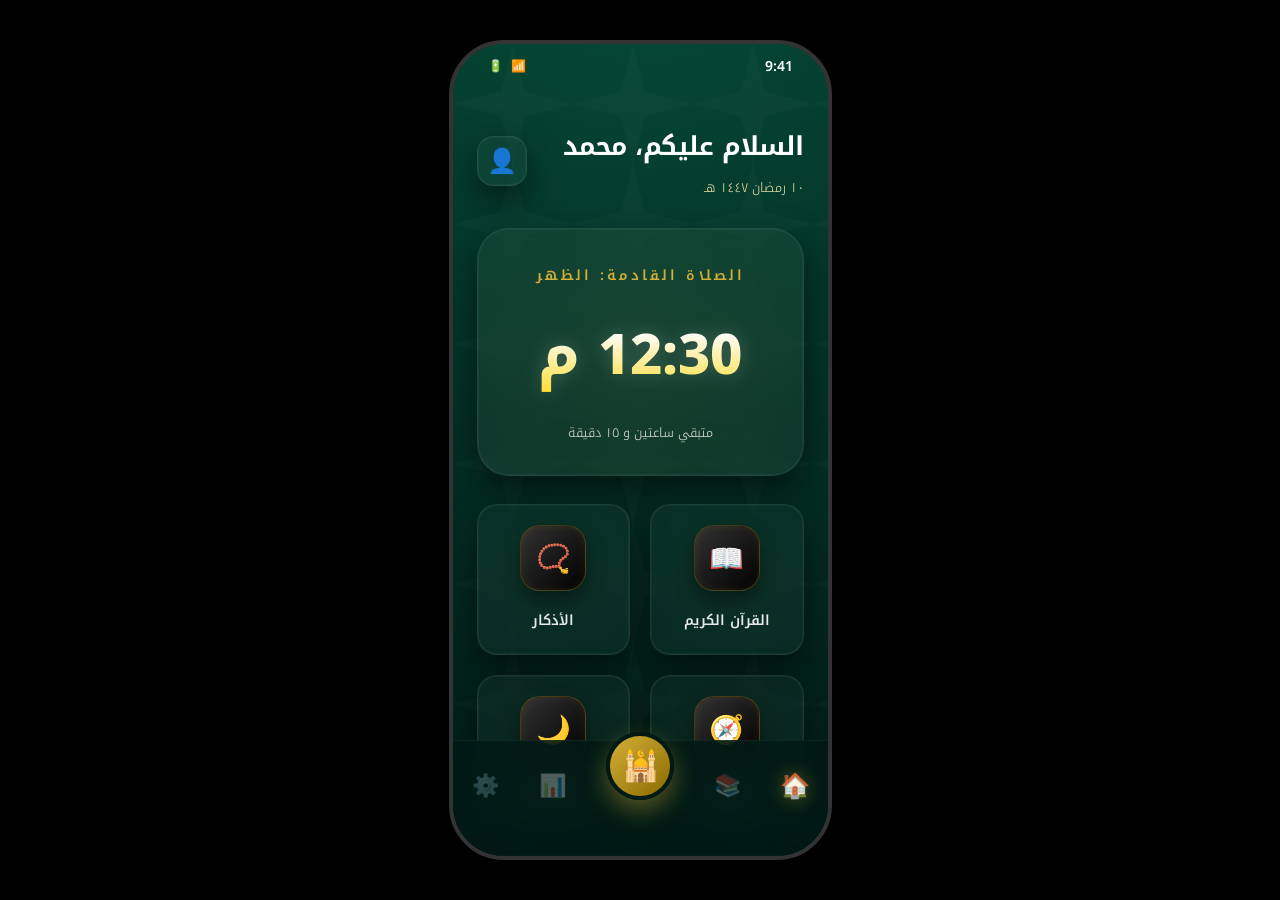
<file: web/premium_dashboard.html>
<!DOCTYPE html>
<html lang="ar" dir="rtl">

<head>
    <meta charset="UTF-8">
    <meta name="viewport" content="width=device-width, initial-scale=1.0">
    <title>NoorWay Premium - تجربة فاخرة</title>
    <link rel="preconnect" href="https://fonts.googleapis.com">
    <link rel="preconnect" href="https://fonts.gstatic.com" crossorigin>
    <link href="https://fonts.googleapis.com/css2?family=Noto+Kufi+Arabic:wght@100..900&display=swap" rel="stylesheet">
    <link rel="stylesheet" href="premium_theme.css">
</head>

<body>
    <div class="iphone-mockup">
        <div class="pattern-overlay"></div>

        <div class="status-bar">
            <span>9:41</span>
            <div style="display: flex; gap: 8px; align-items: center;">
                <span style="font-size: 12px;">📶</span>
                <span style="font-size: 12px;">🔋</span>
            </div>
        </div>

        <div class="dashboard">
            <div class="header">
                <div class="greeting">
                    <h1>السلام عليكم، محمد</h1>
                    <p>١٠ رمضان ١٤٤٧ هـ</p>
                </div>
                <div class="glass-card"
                    style="padding: 0; width: 48px; height: 48px; display: flex; align-items: center; justify-content: center; border-radius: 16px;">
                    <span style="font-size: 24px;">👤</span>
                </div>
            </div>

            <div class="glass-card prayer-time-main">
                <span class="next-prayer">الصلاة القادمة: الظهر</span>
                <div class="time">12:30 م</div>
                <p style="margin: 0; font-size: 13px; opacity: 0.8; font-weight: 300;">متبقي ساعتين و ١٥ دقيقة</p>
            </div>

            <div class="grid-menu">
                <div class="glass-card menu-item">
                    <div class="icon-holder">📖</div>
                    <span>القرآن الكريم</span>
                </div>
                <div class="glass-card menu-item">
                    <div class="icon-holder">📿</div>
                    <span>الأذكار</span>
                </div>
                <div class="glass-card menu-item">
                    <div class="icon-holder">🧭</div>
                    <span>القبلة</span>
                </div>
                <div class="glass-card menu-item">
                    <div class="icon-holder">🌙</div>
                    <span>رمضانيات</span>
                </div>
            </div>

            <div class="glass-card" style="display: flex; align-items: center; gap: 16px; padding: 16px 20px;">
                <div class="icon-holder"
                    style="width: 44px; height: 44px; font-size: 20px; background: linear-gradient(135deg, #FFD700 0%, #B8860B 100%);">
                    ⭐</div>
                <div style="flex: 1;">
                    <span style="font-weight: 700; font-size: 14px; display: block;">ورد اليوم</span>
                    <p style="margin: 2px 0 0 0; font-size: 12px; opacity: 0.7; font-weight: 300;">سورة الكهف - صفحة ١٥
                    </p>
                </div>
                <div style="font-size: 12px; color: var(--gold-primary); font-weight: 600;">متابعة ➔</div>
            </div>
        </div>

        <div class="bottom-nav">
            <div class="nav-item active">🏠</div>
            <div class="nav-item">📚</div>
            <div class="nav-item center-btn">🕌</div>
            <div class="nav-item">📊</div>
            <div class="nav-item">⚙️</div>
        </div>
    </div>
</body>

</html>
</file>
<file: web/premium_theme.css>
:root {
  /* Color Palette - 2026 Trend: Deep, saturated jewel tones */
  --emerald-950: #011a14;
  --emerald-900: #022c22;
  --emerald-800: #064e3b;
  --gold-primary: #d4af37;
  --gold-vibrant: #ffcc33;
  --gold-soft: #f3e5ab;
  --gold-glow: rgba(212, 175, 55, 0.4);

  /* Backgrounds */
  --bg-gradient: radial-gradient(circle at 50% -20%, var(--emerald-800) 0%, var(--emerald-950) 100%);

  /* Glassmorphism - Multi-layered & High Gloss */
  --glass-bg: rgba(255, 255, 255, 0.03);
  --glass-border: rgba(255, 255, 255, 0.08);
  --glass-blur: blur(25px);
  --glass-shadow: 0 15px 35px rgba(0, 0, 0, 0.5),
    inset 0 0 1px 1px rgba(255, 255, 255, 0.05);

  /* Typography */
  --font-arabic: 'Noto Kufi Arabic', sans-serif;

  /* Spacing & Borders */
  --border-radius-lg: 32px;
  --border-radius-md: 20px;
}

body {
  margin: 0;
  padding: 0;
  background: #000;
  /* Outer background */
  min-height: 100vh;
  font-family: var(--font-arabic);
  color: white;
  display: flex;
  justify-content: center;
  align-items: center;
  overflow: hidden;
}

.iphone-mockup {
  width: 375px;
  height: 812px;
  background: var(--bg-gradient);
  border: 4px solid #333;
  /* Thinner sophisticated border */
  border-radius: 55px;
  /* More modern rounded corners */
  position: relative;
  overflow: hidden;
  box-shadow: 0 50px 100px rgba(0, 0, 0, 0.8);
}

/* Subtle noise texture for premium feel */
.iphone-mockup::before {
  content: "";
  position: absolute;
  inset: 0;
  background-image: url("https://www.transparenttextures.com/patterns/asfalt-dark.png");
  opacity: 0.05;
  pointer-events: none;
  z-index: 1;
}

.status-bar {
  height: 44px;
  display: flex;
  justify-content: space-between;
  padding: 0 35px;
  align-items: center;
  font-size: 14px;
  font-weight: 600;
  z-index: 10;
}

.dashboard {
  padding: 24px;
  display: flex;
  flex-direction: column;
  gap: 28px;
  position: relative;
  z-index: 2;
}

.header {
  display: flex;
  justify-content: space-between;
  align-items: center;
  margin-top: 10px;
}

.greeting h1 {
  font-size: 26px;
  margin: 0;
  font-weight: 700;
  letter-spacing: -0.5px;
}

.greeting p {
  font-size: 13px;
  color: var(--gold-soft);
  opacity: 0.9;
  margin: 4px 0 0 0;
  font-weight: 300;
}

.glass-card {
  background: var(--glass-bg);
  backdrop-filter: var(--glass-blur);
  -webkit-backdrop-filter: var(--glass-blur);
  border: 1px solid var(--glass-border);
  border-radius: var(--border-radius-lg);
  padding: 24px;
  box-shadow: var(--glass-shadow);
  transition: all 0.4s cubic-bezier(0.175, 0.885, 0.32, 1.275);
}

.glass-card:hover {
  transform: translateY(-8px) scale(1.02);
  border-color: rgba(212, 175, 55, 0.3);
  box-shadow: 0 20px 40px rgba(0, 0, 0, 0.6), 0 0 20px rgba(212, 175, 55, 0.1);
}

.prayer-time-main {
  text-align: center;
  position: relative;
  padding: 30px 20px;
  overflow: hidden;
}

/* Internal glow for prayer card */
.prayer-time-main::after {
  content: "";
  position: absolute;
  top: -50%;
  left: -50%;
  width: 200%;
  height: 200%;
  background: radial-gradient(circle, rgba(212, 175, 55, 0.05) 0%, transparent 70%);
  pointer-events: none;
}

.prayer-time-main .next-prayer {
  font-size: 14px;
  color: var(--gold-primary);
  text-transform: uppercase;
  letter-spacing: 3px;
  font-weight: 600;
}

.prayer-time-main .time {
  font-size: 56px;
  font-weight: 800;
  margin: 12px 0;
  background: linear-gradient(180deg, #fff 30%, #ffd700 100%);
  -webkit-background-clip: text;
  background-clip: text;
  -webkit-text-fill-color: transparent;
  filter: drop-shadow(0 0 10px rgba(255, 255, 255, 0.2));
}

.grid-menu {
  display: grid;
  grid-template-columns: 1fr 1fr;
  gap: 20px;
}

.menu-item {
  display: flex;
  flex-direction: column;
  align-items: center;
  gap: 16px;
  padding: 20px 10px;
  border-radius: var(--border-radius-md);
}

.icon-holder {
  width: 64px;
  height: 64px;
  background: linear-gradient(135deg, #1a1a1a 0%, #000 100%);
  border: 1px solid rgba(212, 175, 55, 0.3);
  border-radius: 20px;
  display: flex;
  align-items: center;
  justify-content: center;
  font-size: 28px;
  box-shadow: 0 10px 20px rgba(0, 0, 0, 0.4), inset 0 0 10px rgba(212, 175, 55, 0.1);
  position: relative;
}

/* 3D gradient effect for icons */
.icon-holder::before {
  content: "";
  position: absolute;
  inset: 0;
  border-radius: 20px;
  background: linear-gradient(135deg, rgba(255, 255, 255, 0.1), transparent);
  pointer-events: none;
}

.menu-item span {
  font-size: 14px;
  font-weight: 600;
  color: rgba(255, 255, 255, 0.9);
}

.bottom-nav {
  position: absolute;
  bottom: 0;
  width: 100%;
  height: 90px;
  background: rgba(1, 26, 20, 0.8);
  backdrop-filter: blur(20px);
  display: flex;
  justify-content: space-around;
  align-items: center;
  padding-bottom: 25px;
  border-top: 1px solid rgba(255, 255, 255, 0.05);
  z-index: 10;
}

.nav-item {
  font-size: 22px;
  color: rgba(255, 255, 255, 0.3);
  transition: all 0.3s ease;
}

.nav-item.active {
  color: var(--gold-primary);
  transform: scale(1.1);
  filter: drop-shadow(0 0 8px var(--gold-glow));
}

.nav-item.center-btn {
  width: 60px;
  height: 60px;
  background: linear-gradient(135deg, var(--gold-primary), #8b6b00);
  border-radius: 50%;
  display: flex;
  align-items: center;
  justify-content: center;
  font-size: 30px;
  color: var(--emerald-950);
  transform: translateY(-20px);
  box-shadow: 0 10px 25px rgba(212, 175, 55, 0.4);
  border: 4px solid var(--emerald-950);
}

/* Pattern Overlay - Intricate Modern Geometric */
.pattern-overlay {
  position: absolute;
  top: 0;
  left: 0;
  width: 100%;
  height: 100%;
  background-image: url('data:image/svg+xml;utf8,<svg width="100" height="100" viewBox="0 0 100 100" xmlns="http://www.w3.org/2000/svg"><path d="M50 0L60 40L100 50L60 60L50 100L40 60L0 50L40 40Z" fill="white" fill-opacity="0.02"/></svg>');
  background-size: 120px 120px;
  pointer-events: none;
  z-index: 1;
}
</file>
